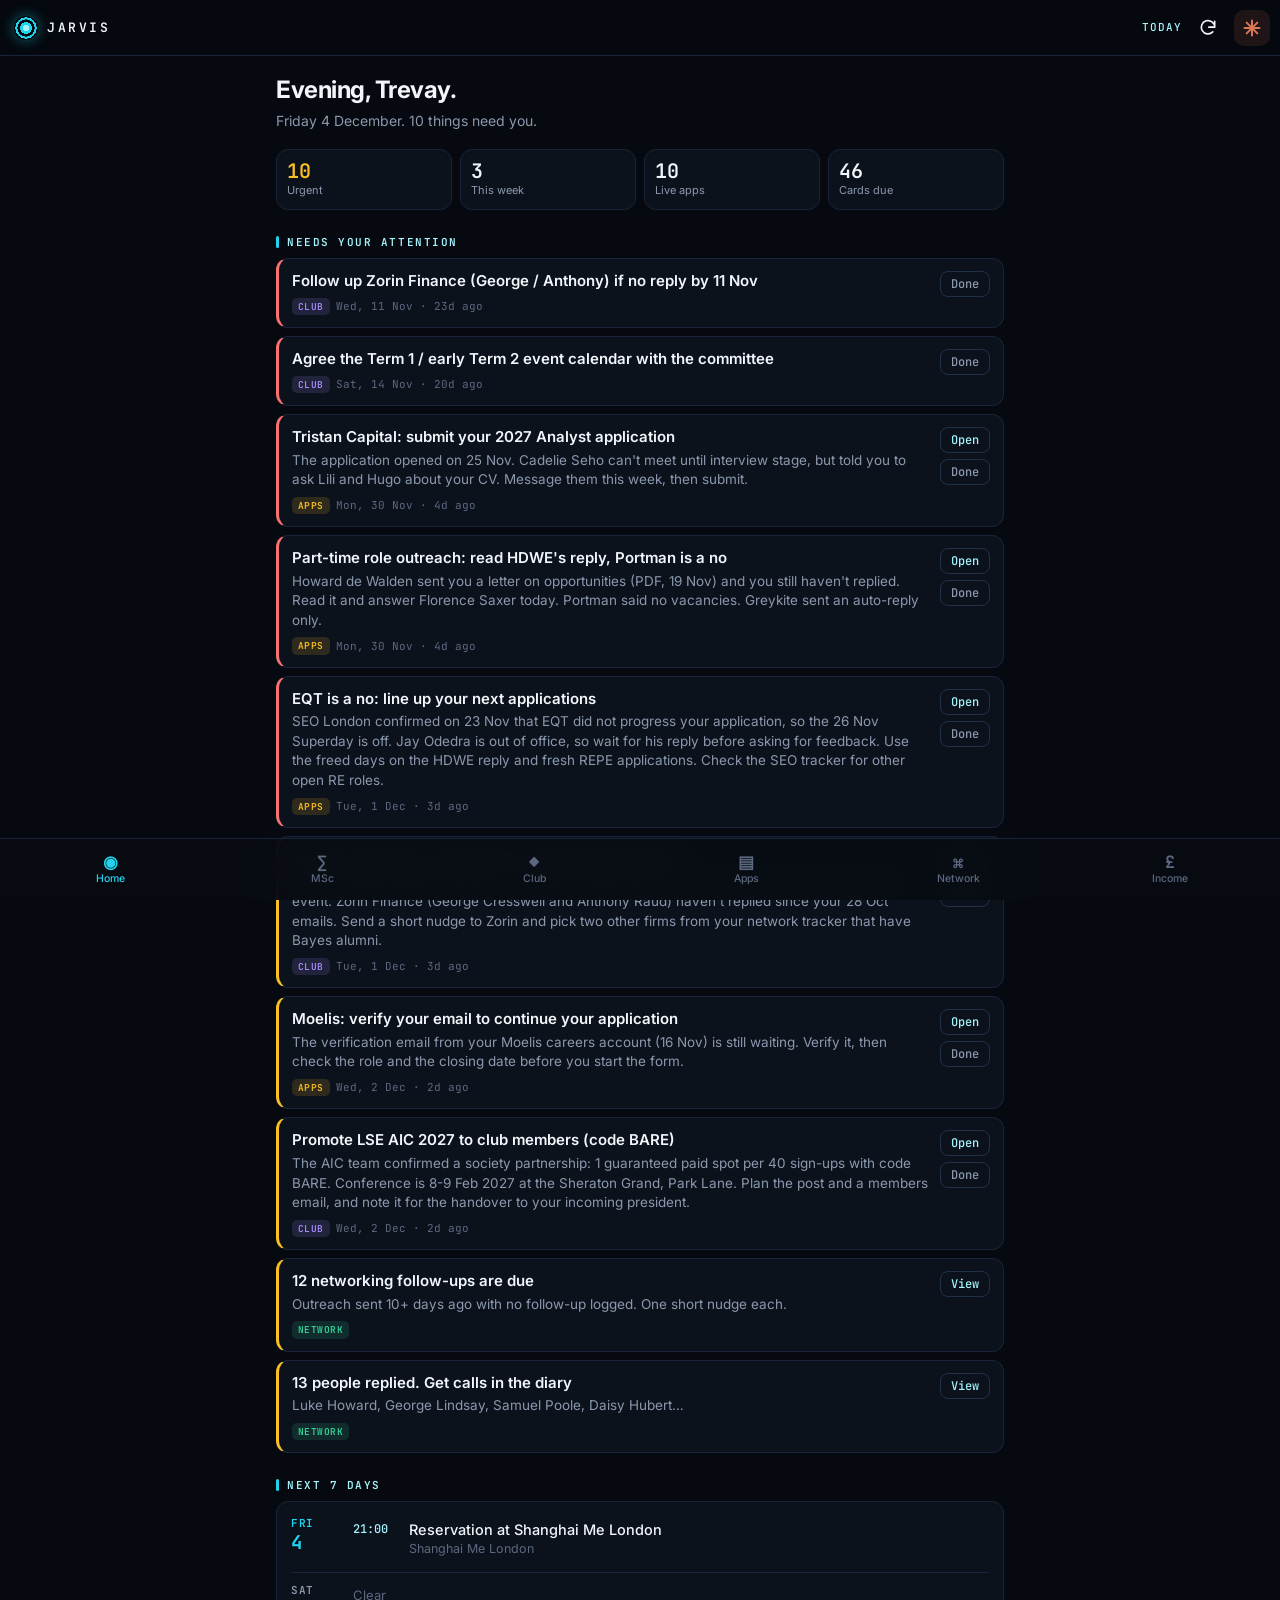
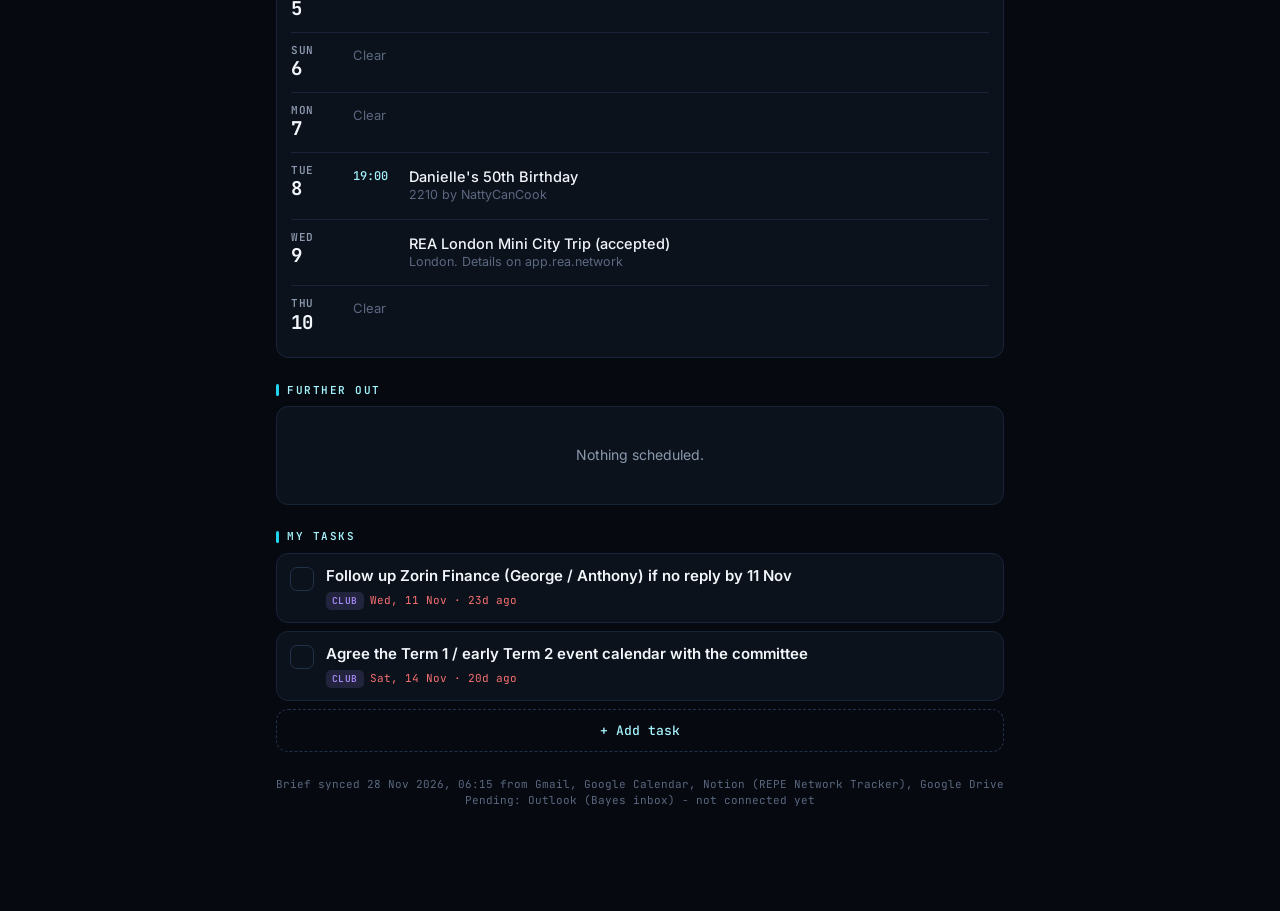
<file: jarvis/index.html>
<!doctype html>
<html lang="en-GB">
<head>
  <meta charset="utf-8">
  <meta name="viewport" content="width=device-width, initial-scale=1, viewport-fit=cover">
  <title>Jarvis</title>
  <meta name="description" content="Trevay's personal assistant: week ahead, MSc tutor, club, applications and REPE network.">
  <meta name="theme-color" content="#06090f">
  <meta name="apple-mobile-web-app-capable" content="yes">
  <meta name="mobile-web-app-capable" content="yes">
  <meta name="apple-mobile-web-app-status-bar-style" content="black-translucent">
  <meta name="apple-mobile-web-app-title" content="Jarvis">
  <link rel="manifest" href="manifest.webmanifest">
  <link rel="icon" href="icons/icon.svg" type="image/svg+xml">
  <link rel="apple-touch-icon" href="icons/apple-touch-icon.png">
  <link rel="preconnect" href="https://fonts.googleapis.com">
  <link rel="preconnect" href="https://fonts.gstatic.com" crossorigin>
  <link href="https://fonts.googleapis.com/css2?family=Inter:wght@400;500;600;700&family=JetBrains+Mono:wght@400;500;600&display=swap" rel="stylesheet">
  <link rel="stylesheet" href="css/jarvis.css">
</head>
<body>
  <header class="topbar">
    <a href="#/" class="brand" aria-label="Jarvis home">
      <span class="brand-mark" aria-hidden="true"></span>
      <span class="brand-text">JARVIS</span>
    </a>
    <span class="page-name" id="pageName"></span>
    <button class="icon-btn" id="refreshBtn" aria-label="Refresh data">
      <svg viewBox="0 0 24 24" width="20" height="20" aria-hidden="true"><path d="M20 11a8 8 0 1 0-2.3 5.7M20 4v7h-7" stroke="currentColor" stroke-width="2" stroke-linecap="round" stroke-linejoin="round" fill="none"/></svg>
    </button>
    <!-- Opens the Claude Code session that builds Jarvis. If it stops working, swap for https://claude.ai/code -->
    <a class="icon-btn claude-btn" href="https://claude.ai/code/session_0135UieqFu5bMEMh7FNYpnpR" target="_blank" rel="noopener" aria-label="Ask Claude to change Jarvis" title="Edit with Claude">
      <svg viewBox="0 0 24 24" width="20" height="20" aria-hidden="true"><g stroke="currentColor" stroke-width="2.4" stroke-linecap="round"><path d="M12 3v18"/><path d="M3 12h18"/><path d="M5.6 5.6l12.8 12.8"/><path d="M18.4 5.6L5.6 18.4"/></g></svg>
    </a>
  </header>

  <main id="view" tabindex="-1"></main>

  <nav class="tabbar" aria-label="Sections">
    <a href="#/" data-route="home"><span class="ti">◉</span><span>Home</span></a>
    <a href="#/msc" data-route="msc"><span class="ti">∑</span><span>MSc</span></a>
    <a href="#/club" data-route="club"><span class="ti">◆</span><span>Club</span></a>
    <a href="#/apps" data-route="apps"><span class="ti">▤</span><span>Apps</span></a>
    <a href="#/network" data-route="network"><span class="ti">⌘</span><span>Network</span></a>
    <a href="#/income" data-route="income"><span class="ti">£</span><span>Income</span></a>
  </nav>

  <dialog id="sheet"></dialog>
  <script src="js/jarvis.js" defer></script>
</body>
</html>
</file>
<file: jarvis/css/jarvis.css>
:root {
  --bg: #06090f;
  --surface: #0c121c;
  --surface-2: #121a27;
  --line: #19243a;
  --line-2: #22314a;
  --text: #f2f6fb;
  --muted: #8b98ad;
  --dim: #5b6880;
  --accent: #22d3ee;
  --accent-soft: #a5f3fc;
  --accent-bg: rgba(34, 211, 238, 0.11);
  --good: #34d399;
  --bad: #f87171;
  --warn: #fbbf24;
  --violet: #a78bfa;
  --mono: 'JetBrains Mono', ui-monospace, SFMono-Regular, Menlo, monospace;
  --sans: 'Inter', -apple-system, BlinkMacSystemFont, 'Segoe UI', Roboto, sans-serif;
  --top: calc(56px + env(safe-area-inset-top));
  --tab: calc(62px + env(safe-area-inset-bottom));
  --r: 12px;
}

* { box-sizing: border-box; -webkit-tap-highlight-color: transparent; }
html { background: var(--bg); }
body {
  margin: 0; background: var(--bg); color: var(--text);
  font: 15px/1.45 var(--sans); -webkit-font-smoothing: antialiased;
  padding-top: var(--top); padding-bottom: var(--tab); overscroll-behavior-y: none;
}
a { color: inherit; text-decoration: none; }
button, input, select, textarea { font: inherit; color: inherit; }
button { background: none; border: 0; cursor: pointer; }
.mono { font-family: var(--mono); font-variant-numeric: tabular-nums; }

/* ---------- top bar ---------- */
.topbar {
  position: fixed; inset: 0 0 auto 0; z-index: 20; height: var(--top);
  padding: env(safe-area-inset-top) 10px 0 14px; display: flex; align-items: center; gap: 6px;
  background: rgba(6, 9, 15, 0.86); backdrop-filter: blur(14px); -webkit-backdrop-filter: blur(14px);
  border-bottom: 1px solid var(--line);
}
.brand { display: flex; align-items: center; gap: 9px; }
.brand-mark {
  width: 24px; height: 24px; border-radius: 50%; flex: none;
  background: radial-gradient(circle, var(--accent-soft) 0 18%, var(--accent) 19% 34%, transparent 35% 50%, var(--accent) 51% 62%, transparent 63%);
  box-shadow: 0 0 14px rgba(34, 211, 238, 0.45);
}
.brand-text { font: 600 13px/1 var(--mono); letter-spacing: 0.2em; }
.page-name { flex: 1; text-align: right; color: var(--accent-soft); font: 500 11px/1 var(--mono); letter-spacing: 0.1em; text-transform: uppercase; white-space: nowrap; overflow: hidden; text-overflow: ellipsis; }
.icon-btn { width: 40px; height: 40px; display: grid; place-items: center; border-radius: 10px; color: var(--text); }
.icon-btn:active { background: var(--surface-2); }
.icon-btn.spin svg { animation: spin 0.9s linear infinite; }
@keyframes spin { to { transform: rotate(360deg); } }
.claude-btn { color: #d97757; background: rgba(217, 119, 87, 0.12); width: 36px; height: 36px; }

/* ---------- tab bar ---------- */
.tabbar {
  position: fixed; inset: auto 0 0 0; z-index: 20; height: var(--tab);
  padding: 0 4px env(safe-area-inset-bottom); display: grid; grid-template-columns: repeat(6, 1fr);
  background: rgba(8, 12, 19, 0.94); backdrop-filter: blur(14px); -webkit-backdrop-filter: blur(14px);
  border-top: 1px solid var(--line);
}
.tabbar a { display: flex; flex-direction: column; align-items: center; justify-content: center; gap: 3px; color: var(--dim); font: 500 10.5px/1 var(--sans); min-width: 0; }
.tabbar a span:last-child { white-space: nowrap; overflow: hidden; text-overflow: ellipsis; max-width: 100%; }
.tabbar .ti { font: 600 17px/1 var(--mono); }
.tabbar a.active { color: var(--accent); }

/* ---------- layout ---------- */
main { max-width: 760px; margin: 0 auto; padding: 16px 16px 40px; outline: none; }
.hello { margin: 4px 0 18px; }
.hello h1 { font-size: 24px; line-height: 1.2; margin: 0; letter-spacing: -0.02em; font-weight: 700; }
.hello p { margin: 6px 0 0; color: var(--muted); font-size: 14px; }
.section { margin-top: 26px; }
.section-head { display: flex; align-items: center; justify-content: space-between; gap: 8px; margin-bottom: 10px; }
.section-title { font: 600 11px/1 var(--mono); letter-spacing: 0.14em; text-transform: uppercase; color: var(--accent-soft); display: flex; align-items: center; gap: 8px; }
.section-title::before { content: ''; width: 3px; height: 12px; background: var(--accent); border-radius: 2px; }
.section-link { color: var(--accent); font-size: 13px; font-weight: 500; }
.card { background: var(--surface); border: 1px solid var(--line); border-radius: var(--r); padding: 12px 14px; }
.note { color: var(--dim); font: 11.5px/1.5 var(--mono); margin-top: 10px; }
.empty { color: var(--muted); text-align: center; padding: 26px 10px; font-size: 14px; }

/* stats */
.stats { display: grid; grid-template-columns: repeat(4, minmax(0, 1fr)); gap: 8px; }
.stat { background: var(--surface); border: 1px solid var(--line); border-radius: var(--r); padding: 10px; min-width: 0; }
.stat b { display: block; font: 600 20px/1.15 var(--mono); }
.stat span { font-size: 11px; color: var(--muted); display: block; white-space: nowrap; overflow: hidden; text-overflow: ellipsis; }
.stat.hot b { color: var(--warn); }

/* urgent / list items */
.list { display: flex; flex-direction: column; gap: 8px; }
.row { display: flex; gap: 12px; align-items: flex-start; background: var(--surface); border: 1px solid var(--line); border-radius: var(--r); padding: 12px 13px; }
.row.p-high { border-left: 3px solid var(--bad); }
.row.p-medium { border-left: 3px solid var(--warn); }
.row-body { flex: 1; min-width: 0; }
.row-title { font-weight: 600; font-size: 15px; line-height: 1.3; }
.row-sub { color: var(--muted); font-size: 13.5px; margin-top: 4px; }
.row-meta { display: flex; flex-wrap: wrap; gap: 6px; align-items: center; margin-top: 7px; font: 11px/1.2 var(--mono); color: var(--dim); }
.row-actions { display: flex; flex-direction: column; gap: 6px; flex: none; }
.tag { font: 600 9.5px/1 var(--mono); padding: 4px 6px; border-radius: 5px; letter-spacing: 0.05em; text-transform: uppercase; background: rgba(242, 246, 251, 0.07); color: var(--muted); white-space: nowrap; }
.tag.accent { background: var(--accent-bg); color: var(--accent-soft); }
.tag.good { background: rgba(52, 211, 153, 0.13); color: var(--good); }
.tag.bad { background: rgba(248, 113, 113, 0.13); color: var(--bad); }
.tag.warn { background: rgba(251, 191, 36, 0.14); color: var(--warn); }
.tag.violet { background: rgba(167, 139, 250, 0.14); color: var(--violet); }
.check { width: 24px; height: 24px; border-radius: 7px; border: 1.5px solid var(--line-2); flex: none; display: grid; place-items: center; color: transparent; margin-top: 1px; }
.check.on { background: var(--good); border-color: var(--good); color: #052; }
.done .row-title { text-decoration: line-through; color: var(--dim); }
.mini { padding: 6px 10px; border: 1px solid var(--line-2); border-radius: 8px; font: 500 12px/1 var(--mono); color: var(--accent-soft); white-space: nowrap; }
.mini.ghost { color: var(--muted); }

/* agenda */
.agenda { display: flex; flex-direction: column; }
.day { display: grid; grid-template-columns: 52px 1fr; gap: 10px; padding: 10px 0; border-top: 1px solid var(--line); }
.day:first-child { border-top: 0; padding-top: 2px; }
.day-label { font: 600 11px/1.3 var(--mono); color: var(--muted); text-transform: uppercase; letter-spacing: 0.06em; }
.day-label b { display: block; font-size: 19px; color: var(--text); letter-spacing: -0.02em; }
.day.today .day-label, .day.today .day-label b { color: var(--accent); }
.ev { display: flex; gap: 10px; padding: 4px 0; }
.ev-time { font: 500 12px/1.5 var(--mono); color: var(--accent-soft); width: 46px; flex: none; }
.ev-title { font-size: 14.5px; font-weight: 500; line-height: 1.35; }
.ev-where { color: var(--dim); font-size: 12.5px; }
.ev.tentative .ev-title::after { content: ' · tbc'; color: var(--warn); font: 500 11px var(--mono); }
.day-empty { color: var(--dim); font-size: 13px; padding-top: 3px; }

/* chips / seg */
.chips { display: flex; gap: 6px; overflow-x: auto; padding: 2px 16px 4px; margin: 0 -16px 10px; scrollbar-width: none; }
.chips::-webkit-scrollbar { display: none; }
.chip { flex: none; padding: 7px 12px; border-radius: 999px; border: 1px solid var(--line-2); color: var(--muted); font-size: 13px; font-weight: 500; white-space: nowrap; }
.chip.on { background: var(--text); border-color: var(--text); color: var(--bg); }
.chip .n { font-family: var(--mono); font-size: 11px; opacity: 0.6; margin-left: 4px; }
.search { width: 100%; background: var(--surface); border: 1px solid var(--line); border-radius: 10px; padding: 10px 12px; color: var(--text); font-size: 15px; margin-bottom: 10px; outline: none; }
.search:focus { border-color: var(--accent); }

/* flashcards */
.fc-wrap { perspective: 1200px; }
.fc { position: relative; min-height: 260px; border-radius: 16px; cursor: pointer; transition: transform 0.45s cubic-bezier(.2,.8,.2,1); transform-style: preserve-3d; }
.fc.flip { transform: rotateY(180deg); }
.fc-face { position: absolute; inset: 0; backface-visibility: hidden; -webkit-backface-visibility: hidden; border-radius: 16px; padding: 18px 18px 16px; display: flex; flex-direction: column; border: 1px solid var(--line-2); overflow: auto; }
.fc-front { background: linear-gradient(160deg, rgba(34, 211, 238, 0.14), rgba(34, 211, 238, 0.02) 55%), var(--surface); }
.fc-back { background: var(--surface-2); transform: rotateY(180deg); }
.fc-meta { display: flex; justify-content: space-between; gap: 8px; font: 500 11px/1.2 var(--mono); color: var(--dim); margin-bottom: 14px; }
.fc-q { font-size: 19px; font-weight: 600; line-height: 1.35; letter-spacing: -0.01em; margin: auto 0; }
.fc-a { font-size: 15px; line-height: 1.55; white-space: pre-wrap; }
.fc-hint { font: 500 11px var(--mono); color: var(--dim); text-align: center; margin-top: 12px; }
.grade { display: grid; grid-template-columns: repeat(3, 1fr); gap: 8px; margin-top: 12px; }
.grade button { padding: 13px 6px; border-radius: 11px; border: 1px solid var(--line-2); font-weight: 600; font-size: 14px; }
.grade button small { display: block; font: 500 10.5px var(--mono); color: var(--dim); margin-top: 3px; }
.grade .g0 { color: var(--bad); } .grade .g1 { color: var(--warn); } .grade .g2 { color: var(--good); }
.progress { height: 4px; border-radius: 4px; background: var(--line); overflow: hidden; margin: 2px 0 14px; }
.progress i { display: block; height: 100%; background: var(--accent); }

/* timetable */
.slot { display: flex; gap: 12px; align-items: center; padding: 11px 13px; background: var(--surface); border: 1px solid var(--line); border-radius: var(--r); border-left-width: 4px; }
.slot-time { font: 600 13px/1.3 var(--mono); width: 92px; flex: none; }
.slot-body { flex: 1; min-width: 0; }

/* table-ish */
.kv { display: flex; justify-content: space-between; gap: 10px; padding: 8px 0; border-top: 1px solid var(--line); font-size: 13.5px; }
.kv:first-child { border-top: 0; }
.kv span:first-child { color: var(--muted); }

/* sheet / forms */
dialog#sheet { border: 1px solid var(--line-2); border-radius: 16px; background: var(--surface); color: var(--text); padding: 18px 16px 16px; width: min(520px, calc(100vw - 24px)); max-height: 86vh; }
dialog#sheet::backdrop { background: rgba(0, 0, 0, 0.6); }
.sheet-title { font-weight: 700; font-size: 17px; margin: 0 0 12px; }
.field { display: flex; flex-direction: column; gap: 5px; margin-bottom: 11px; }
.field label { font: 500 11px var(--mono); color: var(--muted); letter-spacing: 0.06em; text-transform: uppercase; }
.field input, .field select, .field textarea { background: var(--bg); border: 1px solid var(--line-2); border-radius: 9px; padding: 10px 11px; font-size: 15px; outline: none; width: 100%; }
.field input:focus, .field select:focus, .field textarea:focus { border-color: var(--accent); }
.field-row { display: grid; grid-template-columns: 1fr 1fr; gap: 10px; }
.btns { display: flex; gap: 8px; justify-content: flex-end; margin-top: 6px; }
.btn { padding: 10px 16px; border-radius: 10px; font-weight: 600; font-size: 14px; border: 1px solid var(--line-2); }
.btn.primary { background: var(--accent); color: #032b33; border-color: var(--accent); }
.btn.danger { color: var(--bad); margin-right: auto; }
.add-btn { display: block; width: 100%; padding: 12px; border: 1px dashed var(--line-2); border-radius: var(--r); color: var(--accent-soft); font: 500 13px var(--mono); margin-top: 8px; }

.toast { position: fixed; left: 50%; bottom: calc(var(--tab) + 14px); transform: translateX(-50%); background: var(--surface-2); border: 1px solid var(--line-2); padding: 10px 14px; border-radius: 10px; font-size: 13px; z-index: 50; }
.src-line { font: 11px/1.5 var(--mono); color: var(--dim); margin-top: 24px; text-align: center; }

@media (max-width: 380px) {
  .stats { grid-template-columns: repeat(2, minmax(0, 1fr)); }
  .slot-time { width: 76px; font-size: 12px; }
}
</file>
